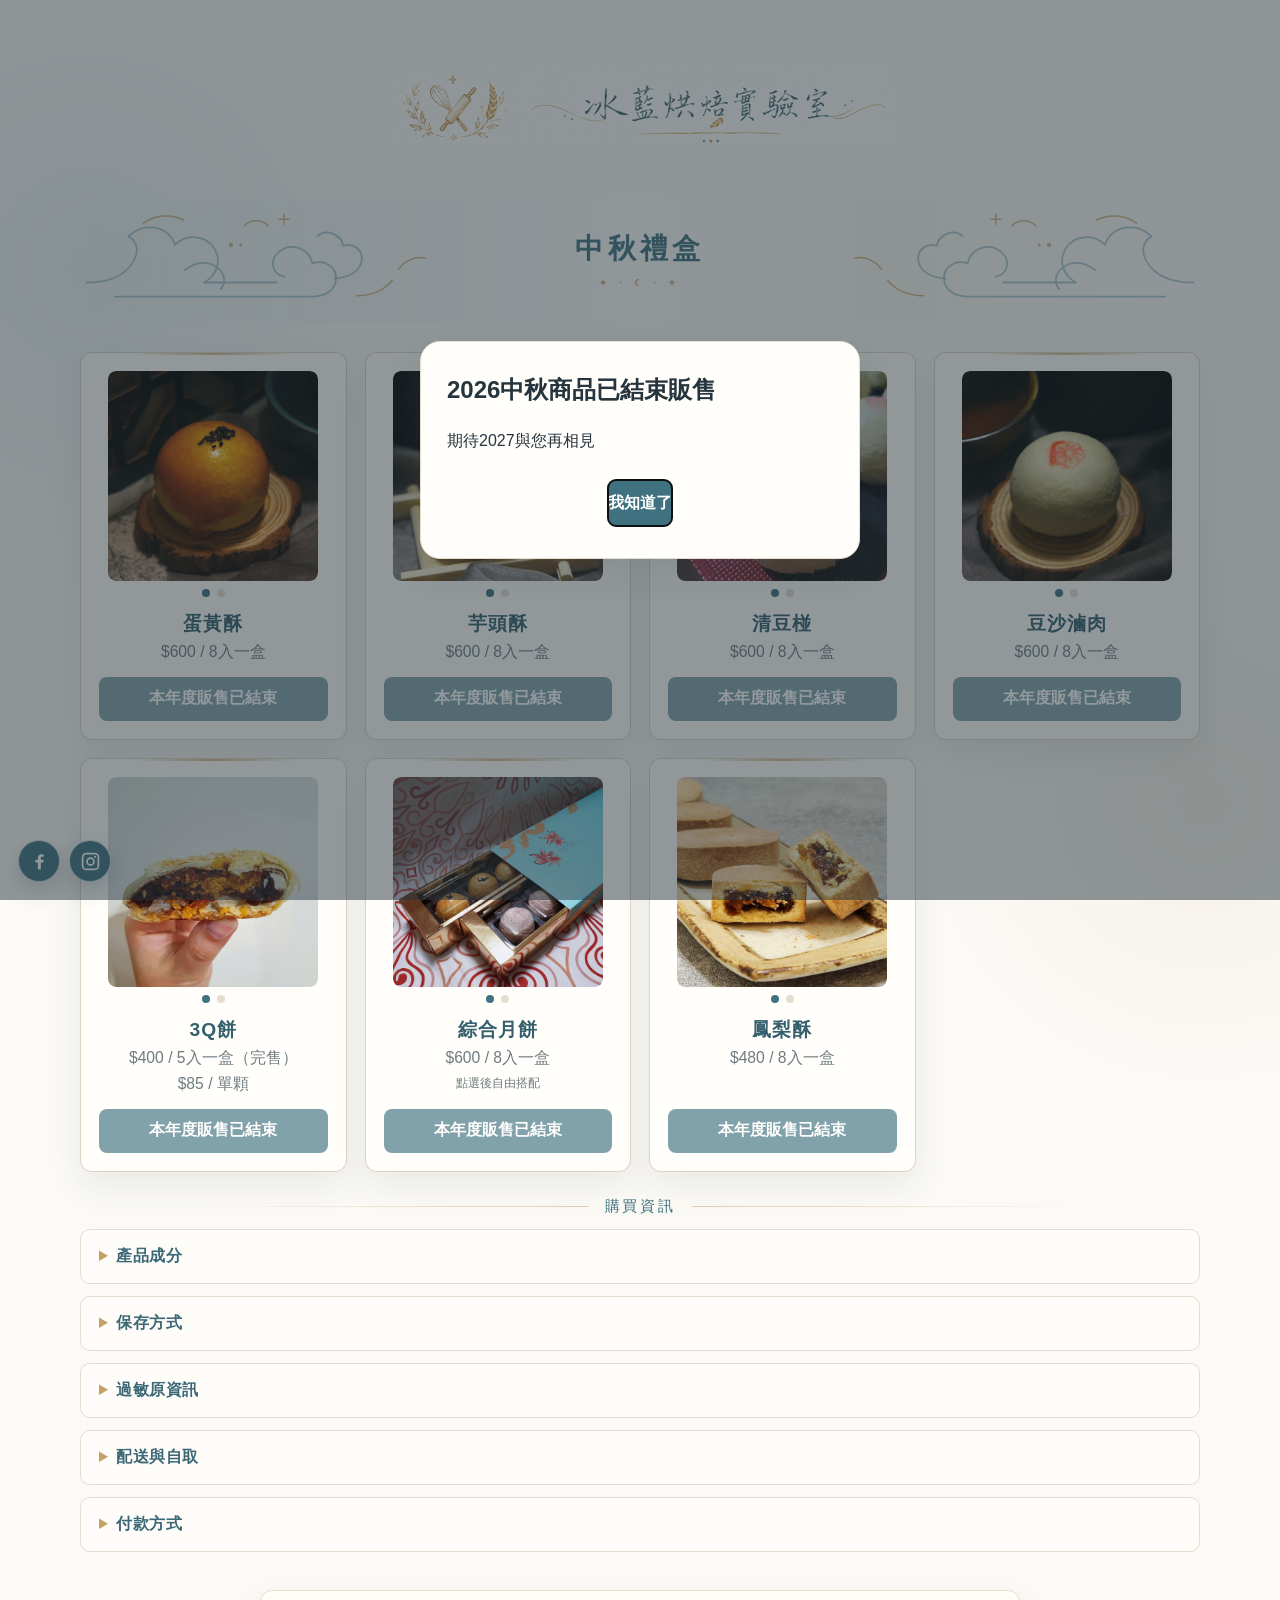
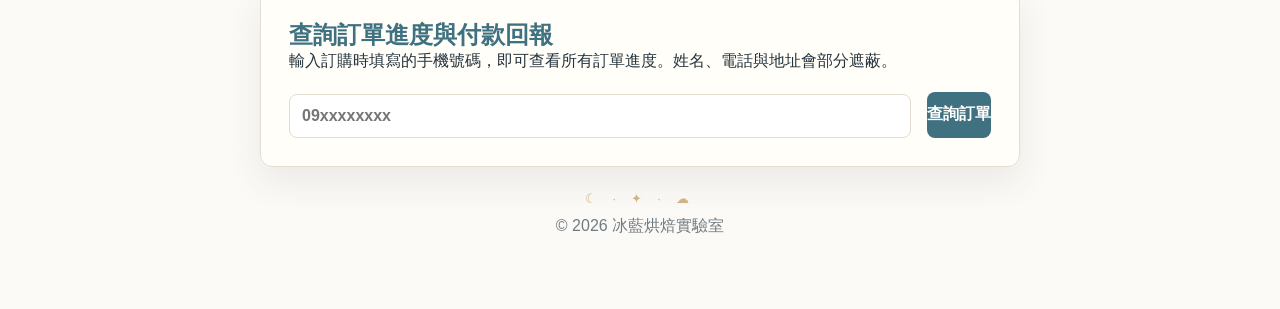
<file: index.html>
<!DOCTYPE html>
<html lang="zh-Hant">
<head>
    <meta charset="UTF-8">
    <meta name="viewport" content="width=device-width, initial-scale=1.0">
    <title>冰藍烘焙實驗室</title>
    <link rel="stylesheet" href="css/style.css?v=14">
</head>
<body>
    <header class="site-header">
        <img class="logo-banner" src="images/logobanner.png" alt="冰藍烘焙實驗室">
    </header>

    <main>
        <section class="hero">
            <h1>中秋禮盒</h1>
        </section>

<section class="products" aria-label="商品列表">
            <article class="product-card">
                <div class="product-gallery" data-carousel>
                    <div class="carousel-track">
                        <img src="images/egg-yolk.jpg" alt="蛋黃酥">
                        <img src="images/egg-yolk2.jpg" alt="蛋黃酥切面與細節">
                    </div>
                    <div class="carousel-dots" aria-label="蛋黃酥圖片選擇">
                        <button class="active" type="button" aria-label="查看第 1 張圖片"></button>
                        <button type="button" aria-label="查看第 2 張圖片"></button>
                    </div>
                </div>
                <div class="product-info">
                    <h2>蛋黃酥</h2>
                    <p>$600 / 8入一盒</p>
                </div>
                <button class="add-cart-btn" disabled data-name="蛋黃酥" data-price="600" data-unit="8入一盒">本年度販售已結束</button>
            </article>

            <article class="product-card">
                <div class="product-gallery" data-carousel>
                    <div class="carousel-track">
                        <img src="images/taro-pastry.jpg" alt="芋頭酥">
                        <img src="images/taro-pastry2.jpg" alt="芋頭酥切面與細節">
                    </div>
                    <div class="carousel-dots" aria-label="芋頭酥圖片選擇">
                        <button class="active" type="button" aria-label="查看第 1 張圖片"></button>
                        <button type="button" aria-label="查看第 2 張圖片"></button>
                    </div>
                </div>
                <div class="product-info">
                    <h2>芋頭酥</h2>
                    <p>$600 / 8入一盒</p>
                </div>
                <button class="add-cart-btn" disabled data-name="芋頭酥" data-price="600" data-unit="8入一盒">本年度販售已結束</button>
            </article>

            <article class="product-card">
                <div class="product-gallery" data-carousel>
                    <div class="carousel-track">
                        <img src="images/mung-bean.jpg" alt="清豆椪">
                        <img src="images/mung-bean2.jpg" alt="清豆椪切面與細節">
                    </div>
                    <div class="carousel-dots" aria-label="清豆椪圖片選擇">
                        <button class="active" type="button" aria-label="查看第 1 張圖片"></button>
                        <button type="button" aria-label="查看第 2 張圖片"></button>
                    </div>
                </div>
                <div class="product-info">
                    <h2>清豆椪</h2>
                    <p>$600 / 8入一盒</p>
                </div>
                <button class="add-cart-btn" disabled data-name="清豆椪" data-price="600" data-unit="8入一盒">本年度販售已結束</button>
            </article>

            <article class="product-card">
                <div class="product-gallery" data-carousel>
                    <div class="carousel-track">
                        <img src="images/pork-pastry.jpg" alt="豆沙滷肉">
                        <img src="images/pork-pastry2.jpg" alt="豆沙滷肉切面與細節">
                    </div>
                    <div class="carousel-dots" aria-label="豆沙滷肉圖片選擇">
                        <button class="active" type="button" aria-label="查看第 1 張圖片"></button>
                        <button type="button" aria-label="查看第 2 張圖片"></button>
                    </div>
                </div>
                <div class="product-info">
                    <h2>豆沙滷肉</h2>
                    <p>$600 / 8入一盒</p>
                </div>
                <button class="add-cart-btn" disabled data-name="豆沙滷肉" data-price="600" data-unit="8入一盒">本年度販售已結束</button>
            </article>

            <article class="product-card">
                <div class="product-gallery" data-carousel>
                    <div class="carousel-track">
                        <img src="images/3q-cake.jpg" alt="3Q餅">
                        <img src="images/3q-cake2.jpg" alt="3Q餅切面與細節">
                    </div>
                    <div class="carousel-dots" aria-label="3Q餅圖片選擇">
                        <button class="active" type="button" aria-label="查看第 1 張圖片"></button>
                        <button type="button" aria-label="查看第 2 張圖片"></button>
                    </div>
                </div>
                <div class="product-info">
                    <h2>3Q餅</h2>
                    <p>$400 / 5入一盒（完售）</p>
                    <p>$85 / 單顆</p>
                </div>
                <button class="add-cart-btn" disabled data-name="3Q餅" data-price="400" data-unit="5入一盒" data-variants="3q">本年度販售已結束</button>
            </article>

            <article class="product-card">
                <div class="product-gallery" data-carousel>
                    <div class="carousel-track">
                        <img src="images/halfhalfmixup.jpg" alt="綜合月餅">
                        <img src="images/halfhalfmixup2.jpg" alt="綜合月餅內容與細節">
                    </div>
                    <div class="carousel-dots" aria-label="綜合月餅圖片選擇">
                        <button class="active" type="button" aria-label="查看第 1 張圖片"></button>
                        <button type="button" aria-label="查看第 2 張圖片"></button>
                    </div>
                </div>
                <div class="product-info">
                    <h2>綜合月餅</h2>
                    <p>$600 / 8入一盒</p>
                    <p class="product-note">點選後自由搭配</p>
                </div>
                <button class="add-cart-btn" disabled data-name="綜合月餅" data-price="600" data-unit="8入一盒" data-mix="true">本年度販售已結束</button>
            </article>

            <article class="product-card">
                <div class="product-gallery" data-carousel>
                    <div class="carousel-track">
                        <img src="images/pineapple-cake.jpg" alt="鳳梨酥">
                        <img src="images/pineapple-cake2.jpg" alt="鳳梨酥切面與細節">
                    </div>
                    <div class="carousel-dots" aria-label="鳳梨酥圖片選擇">
                        <button class="active" type="button" aria-label="查看第 1 張圖片"></button>
                        <button type="button" aria-label="查看第 2 張圖片"></button>
                    </div>
                </div>
                <div class="product-info">
                    <h2>鳳梨酥</h2>
                    <p>$480 / 8入一盒</p>
                </div>
                <button class="add-cart-btn" disabled data-name="鳳梨酥" data-price="480" data-unit="8入一盒">本年度販售已結束</button>
            </article>
        </section>

        <section class="shop-notes" aria-label="購買資訊">
            <details>
                <summary>產品成分</summary>
                <div class="ingredient-list">
                    <section>
                        <h3>蛋黃酥 <span>奶蛋素</span></h3>
                        <p>麵粉、糖粉、發酵奶油、無水奶油、水、烏豆沙、鹹蛋黃、黑芝麻、鹽之花。</p>
                    </section>
                    <section>
                        <h3>芋頭酥 <span>奶蛋素</span></h3>
                        <p>麵粉、糖粉、發酵奶油、無水奶油、水、紫薯粉、芋頭餡、麻糬。</p>
                    </section>
                    <section>
                        <h3>清豆椪 <span>奶蛋素</span></h3>
                        <p>麵粉、糖粉、發酵奶油、無水奶油、水、綠豆沙。</p>
                    </section>
                    <section>
                        <h3>豆沙滷肉 <span class="meat-label">葷食</span></h3>
                        <p>麵粉、糖粉、發酵奶油、無水奶油、水、綠豆沙、豬肉、自製油蔥酥、白芝麻、白胡椒、醬油、糖。</p>
                    </section>
                    <section>
                        <h3>鳳梨酥 <span>奶蛋素</span></h3>
                        <p>麵粉、發酵奶油、杏仁粉、糖粉、蛋、鹽、土鳳梨餡。</p>
                    </section>
                </div>
                <ul class="product-reminders">
                    <li>所有產品皆含透明上蓋、封口套袋與脫氧劑。</li>
                    <li>脫氧劑不可食用，請放置於幼兒不可觸及的地方。</li>
                </ul>
            </details>

            <details>
                <summary>保存方式</summary>
                <ul>
                    <li>無添加防腐劑，開封後請盡速食用完畢。</li>
                    <li>最佳賞味期：常溫為製作日<strong>+ 3 天</strong>，冷藏為製作日<strong>+ 14 天</strong>，冷凍為製作日<strong>+ 30 天</strong>。</li>
                    <li>最佳賞味期不是保存期限。秋季天氣炎熱，收到月餅請務必低溫保存，避免變質。</li>
                </ul>
            </details>

            <details>
                <summary>過敏原資訊</summary>
                <p>本產品可能含有乳製品、麩質、杏仁。</p>
            </details>

            <details>
                <summary>配送與自取</summary>
                <ul>
                    <li>工作室自取：桃園市中壢區過嶺路二段192巷37弄19號</li>
                    <li class="warning-note">⚠️ 社區有門禁，請於 <a href="https://maps.app.goo.gl/pdcgVTCwLY1zM1H39" target="_blank" rel="noopener" aria-label="土地公門口 Google Map">🗺️</a> 土地公門口碰面交貨。</li>
                    <li>龍岡自取：桃園市中壢區龍岡路三段124巷59號。</li>
                    <li class="warning-note">⚠️ 自取需先聯繫預約取貨時間，避免該地點沒人在，空跑一趟。</li>
                    <li>貨運速度是出貨日加 1 至 2 天，物流現在不保證出貨隔日送達，宅配務必算好日期。</li>
                </ul>
            </details>

            <details>
                <summary>付款方式</summary>
                <ul>
                    <li>轉帳：中華郵政 700，帳號 0281201-0074101</li>
                    <li>轉帳：玉山銀行 808，帳號 1333-9791-82919</li>
                    <li>LinePay Money：<a href="https://line.me/ti/p/~silentnymph" target="_blank" rel="noopener">點擊加入帳號</a></li>
                </ul>
            </details>
        </section>

        <section class="order-status-card" aria-labelledby="order-status-title">
            <h2 id="order-status-title">查詢訂單進度與付款回報</h2>
            <p>輸入訂購時填寫的手機號碼，即可查看所有訂單進度。姓名、電話與地址會部分遮蔽。</p>
            <form id="order-lookup-form" class="order-lookup-form">
                <label>
                    <input id="lookup-phone" name="phone" type="tel" inputmode="numeric" pattern="09[0-9]{8}" maxlength="10" placeholder="09xxxxxxxx" autocomplete="tel" aria-label="手機號碼" required>
                </label>
                <button id="lookup-button" class="submit-button" type="submit">查詢訂單</button>
            </form>
            <p id="lookup-status" class="form-status" role="status"></p>

            <section id="order-result" class="order-result" hidden aria-live="polite">
                <div id="order-list"></div>
                <h3 id="selected-order-title">選取的訂單進度</h3>
                <dl>
                    <div><dt>付款狀態</dt><dd id="result-payment-status"></dd></div>
                    <div><dt>出貨狀態</dt><dd id="result-shipping-status"></dd></div>
                    <div><dt>預定出貨日期</dt><dd id="result-ship-date"></dd></div>
                    <div id="tracking-row"><dt>出貨單號</dt><dd id="result-tracking-number"></dd></div>
                </dl>

                <form id="payment-report-form" class="payment-report-form" hidden>
                    <h3>追加填寫付款資訊</h3>
                    <label>
                        付款方式
                        <select id="report-payment-method" name="paymentMethod" required>
                            <option value="">請選擇付款方式</option>
                            <option value="中華郵政轉帳">中華郵政轉帳</option>
                            <option value="玉山銀行轉帳">玉山銀行轉帳</option>
                            <option value="LINE Pay Money">LINE Pay Money</option>
                        </select>
                    </label>
                    <label id="bank-reference-field" hidden>
                        轉出帳號後五碼
                        <input id="report-bank-last-five" inputmode="numeric" pattern="[0-9]{5}" maxlength="5" placeholder="請輸入 5 碼">
                    </label>
                    <label id="linepay-reference-field" hidden>
                        LINE Pay 付款人名稱
                        <input id="report-linepay-name" maxlength="50" placeholder="付款畫面顯示的名稱">
                    </label>
                    <button id="payment-report-button" class="submit-button" type="submit">送出付款資訊</button>
                    <p id="payment-report-status" class="form-status" role="status"></p>
                </form>
            </section>
        </section>
    </main>

    <aside hidden class="cart-panel" aria-live="polite">
        <button class="cart-tab" type="button" aria-label="開關購物車">
            <span>購物車</span>
            <strong id="cart-count">0</strong>
        </button>
        <div class="cart-content">
            <h2>購物車</h2>
            <div id="cart-items" class="cart-items empty">尚未加入商品</div>
            <dl class="cart-summary">
                <div>
                    <dt>商品金額</dt>
                    <dd id="subtotal">$0</dd>
                </div>
                <div>
                    <dt>運費</dt>
                    <dd id="shipping">$0</dd>
                </div>
                <div class="total-row">
                    <dt>合計</dt>
                    <dd id="total">$0</dd>
                </div>
            </dl>
            <p id="free-shipping-note" class="shipping-note">宅配運費於結帳選擇宅配時計算。</p>
            <button id="checkout-button" class="checkout-button" type="button">開始結帳</button>
        </div>
    </aside>

    <div class="modal" id="quantity-modal" hidden>
        <div class="modal-backdrop" data-close-modal></div>
        <section class="modal-card" role="dialog" aria-modal="true" aria-labelledby="modal-title">
            <button class="modal-close" type="button" data-close-modal aria-label="關閉">x</button>
            <p class="modal-label">加入購物車</p>
            <h2 id="modal-title">商品名稱</h2>
            <p id="modal-price" class="modal-price">$0</p>
            <div id="variant-options" class="variant-options" hidden>
                <p>請選擇購買方式</p>
                <label class="sold-out">
                    <input type="radio" name="productVariant" value="box" disabled>
                    5入一盒｜$400（完售）
                </label>
                <label>
                    <input type="radio" name="productVariant" value="single" checked>
                    單顆｜$85
                </label>
            </div>
            <div id="mix-options" class="mix-options" hidden>
                <p>每盒請選兩組 4 入，或選餅香4溢組。</p>
                <label>
                    <input type="checkbox" name="mixOption" value="蛋黃酥4">
                    蛋黃酥4
                </label>
                <label>
                    <input type="checkbox" name="mixOption" value="芋頭酥4">
                    芋頭酥4
                </label>
                <label>
                    <input type="checkbox" name="mixOption" value="清豆椪4">
                    清豆椪4
                </label>
                <label>
                    <input type="checkbox" name="mixOption" value="豆沙滷肉4">
                    豆沙滷肉4
                </label>
                <label>
                    <input id="mix-preset" type="checkbox" name="mixPreset" value="餅香4溢組（四款各兩顆）">
                    餅香4溢組（四款各兩顆）
                </label>
                <span id="mix-message" class="mix-message"></span>
            </div>
            <div class="quantity-control">
                <button id="decrease-qty" type="button" aria-label="減少數量">-</button>
                <input id="quantity-input" type="number" min="1" value="1" inputmode="numeric">
                <button id="increase-qty" type="button" aria-label="增加數量">+</button>
            </div>
            <button id="confirm-add" class="confirm-add" type="button">本年度販售已結束</button>
        </section>
    </div>

    <nav class="social-links" aria-label="社群連結">
        <a href="https://www.facebook.com/labiceblue" target="_blank" rel="noopener noreferrer" aria-label="Facebook">
            <svg viewBox="0 0 24 24" aria-hidden="true">
                <path d="M13.5 21v-8h2.8l.4-3h-3.2V8.1c0-.9.3-1.5 1.6-1.5h1.7V3.9c-.3 0-1.3-.1-2.5-.1-2.5 0-4.2 1.5-4.2 4.3V10H7.3v3h2.8v8h3.4Z"/>
            </svg>
        </a>
        <a href="https://www.instagram.com/labiceblue/" target="_blank" rel="noopener noreferrer" aria-label="Instagram">
            <svg viewBox="0 0 24 24" aria-hidden="true">
                <path d="M7.2 2h9.6A5.2 5.2 0 0 1 22 7.2v9.6a5.2 5.2 0 0 1-5.2 5.2H7.2A5.2 5.2 0 0 1 2 16.8V7.2A5.2 5.2 0 0 1 7.2 2Zm-.2 2A3 3 0 0 0 4 7v10a3 3 0 0 0 3 3h10a3 3 0 0 0 3-3V7a3 3 0 0 0-3-3H7Zm10.3 1.5a1.2 1.2 0 1 1 0 2.4 1.2 1.2 0 0 1 0-2.4ZM12 7a5 5 0 1 1 0 10 5 5 0 0 1 0-10Zm0 2a3 3 0 1 0 0 6 3 3 0 0 0 0-6Z"/>
            </svg>
        </a>
    </nav>

    <footer>
        <p>© 2026 冰藍烘焙實驗室</p>
    </footer>

    <dialog id="ordering-notice" aria-labelledby="ordering-notice-title" aria-describedby="ordering-notice-message"><h2 id="ordering-notice-title">2026中秋商品已結束販售</h2><p id="ordering-notice-message">期待2027與您再相見</p><form method="dialog"><button class="submit-button" autofocus>我知道了</button></form></dialog><script src="js/ordering-notice.js?v=2"></script>
<script src="js/main.js?v=10"></script>
    <script src="js/order-status.js?v=3"></script>
</body>
</html>
</file>
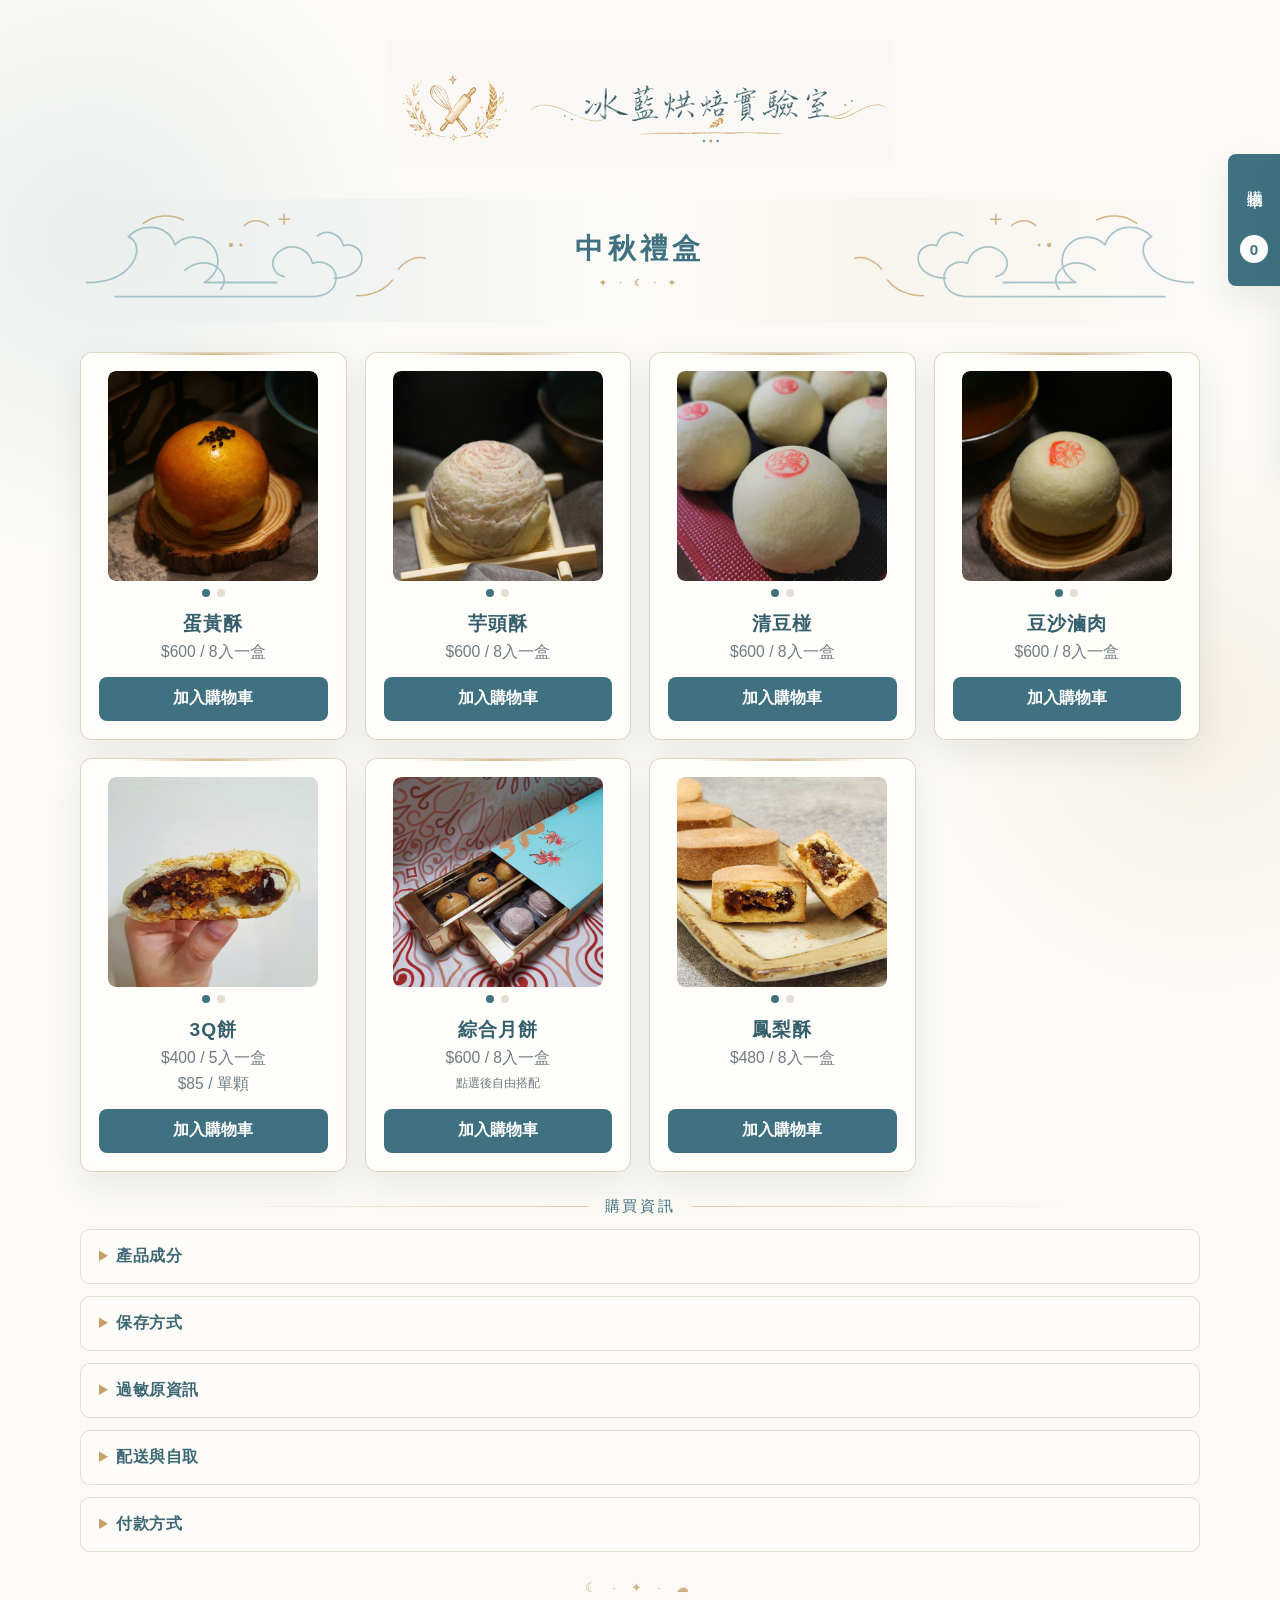
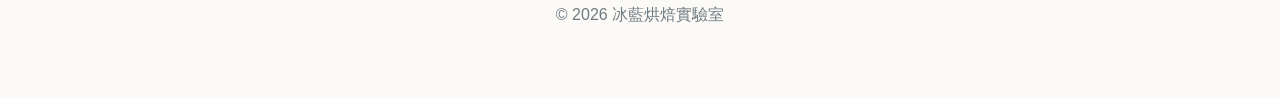
<file: images/index.html>
<!DOCTYPE html>
<html lang="zh-Hant">
<head>
    <meta charset="UTF-8">
    <meta name="viewport" content="width=device-width, initial-scale=1.0">
    <title>冰藍烘焙實驗室</title>
    <link rel="stylesheet" href="css/style.css?v=10">
</head>
<body>
    <header class="site-header">
        <img class="logo-banner" src="images/logobanner.png" alt="冰藍烘焙實驗室">
    </header>

    <main>
        <section class="hero">
            <h1>中秋禮盒</h1>
        </section>

        <section class="products" aria-label="商品列表">
            <article class="product-card">
                <div class="product-gallery" data-carousel>
                    <div class="carousel-track">
                        <img src="images/egg-yolk.jpg" alt="蛋黃酥">
                        <img src="images/egg-yolk2.jpg" alt="蛋黃酥切面與細節">
                    </div>
                    <div class="carousel-dots" aria-label="蛋黃酥圖片選擇">
                        <button class="active" type="button" aria-label="查看第 1 張圖片"></button>
                        <button type="button" aria-label="查看第 2 張圖片"></button>
                    </div>
                </div>
                <div class="product-info">
                    <h2>蛋黃酥</h2>
                    <p>$600 / 8入一盒</p>
                </div>
                <button class="add-cart-btn" data-name="蛋黃酥" data-price="600" data-unit="8入一盒">加入購物車</button>
            </article>

            <article class="product-card">
                <div class="product-gallery" data-carousel>
                    <div class="carousel-track">
                        <img src="images/taro-pastry.jpg" alt="芋頭酥">
                        <img src="images/taro-pastry2.jpg" alt="芋頭酥切面與細節">
                    </div>
                    <div class="carousel-dots" aria-label="芋頭酥圖片選擇">
                        <button class="active" type="button" aria-label="查看第 1 張圖片"></button>
                        <button type="button" aria-label="查看第 2 張圖片"></button>
                    </div>
                </div>
                <div class="product-info">
                    <h2>芋頭酥</h2>
                    <p>$600 / 8入一盒</p>
                </div>
                <button class="add-cart-btn" data-name="芋頭酥" data-price="600" data-unit="8入一盒">加入購物車</button>
            </article>

            <article class="product-card">
                <div class="product-gallery" data-carousel>
                    <div class="carousel-track">
                        <img src="images/mung-bean.jpg" alt="清豆椪">
                        <img src="images/mung-bean2.jpg" alt="清豆椪切面與細節">
                    </div>
                    <div class="carousel-dots" aria-label="清豆椪圖片選擇">
                        <button class="active" type="button" aria-label="查看第 1 張圖片"></button>
                        <button type="button" aria-label="查看第 2 張圖片"></button>
                    </div>
                </div>
                <div class="product-info">
                    <h2>清豆椪</h2>
                    <p>$600 / 8入一盒</p>
                </div>
                <button class="add-cart-btn" data-name="清豆椪" data-price="600" data-unit="8入一盒">加入購物車</button>
            </article>

            <article class="product-card">
                <div class="product-gallery" data-carousel>
                    <div class="carousel-track">
                        <img src="images/pork-pastry.jpg" alt="豆沙滷肉">
                        <img src="images/pork-pastry2.jpg" alt="豆沙滷肉切面與細節">
                    </div>
                    <div class="carousel-dots" aria-label="豆沙滷肉圖片選擇">
                        <button class="active" type="button" aria-label="查看第 1 張圖片"></button>
                        <button type="button" aria-label="查看第 2 張圖片"></button>
                    </div>
                </div>
                <div class="product-info">
                    <h2>豆沙滷肉</h2>
                    <p>$600 / 8入一盒</p>
                </div>
                <button class="add-cart-btn" data-name="豆沙滷肉" data-price="600" data-unit="8入一盒">加入購物車</button>
            </article>

            <article class="product-card">
                <div class="product-gallery" data-carousel>
                    <div class="carousel-track">
                        <img src="images/3q-cake.jpg" alt="3Q餅">
                        <img src="images/3q-cake2.jpg" alt="3Q餅切面與細節">
                    </div>
                    <div class="carousel-dots" aria-label="3Q餅圖片選擇">
                        <button class="active" type="button" aria-label="查看第 1 張圖片"></button>
                        <button type="button" aria-label="查看第 2 張圖片"></button>
                    </div>
                </div>
                <div class="product-info">
                    <h2>3Q餅</h2>
                    <p>$400 / 5入一盒</p>
                    <p>$85 / 單顆</p>
                </div>
                <button class="add-cart-btn" data-name="3Q餅" data-price="400" data-unit="5入一盒" data-variants="3q">加入購物車</button>
            </article>

            <article class="product-card">
                <div class="product-gallery" data-carousel>
                    <div class="carousel-track">
                        <img src="images/halfhalfmixup.jpg" alt="綜合月餅">
                        <img src="images/halfhalfmixup2.jpg" alt="綜合月餅內容與細節">
                    </div>
                    <div class="carousel-dots" aria-label="綜合月餅圖片選擇">
                        <button class="active" type="button" aria-label="查看第 1 張圖片"></button>
                        <button type="button" aria-label="查看第 2 張圖片"></button>
                    </div>
                </div>
                <div class="product-info">
                    <h2>綜合月餅</h2>
                    <p>$600 / 8入一盒</p>
                    <p class="product-note">點選後自由搭配</p>
                </div>
                <button class="add-cart-btn" data-name="綜合月餅" data-price="600" data-unit="8入一盒" data-mix="true">加入購物車</button>
            </article>

            <article class="product-card">
                <div class="product-gallery" data-carousel>
                    <div class="carousel-track">
                        <img src="images/pineapple-cake.jpg" alt="鳳梨酥">
                        <img src="images/pineapple-cake2.jpg" alt="鳳梨酥切面與細節">
                    </div>
                    <div class="carousel-dots" aria-label="鳳梨酥圖片選擇">
                        <button class="active" type="button" aria-label="查看第 1 張圖片"></button>
                        <button type="button" aria-label="查看第 2 張圖片"></button>
                    </div>
                </div>
                <div class="product-info">
                    <h2>鳳梨酥</h2>
                    <p>$480 / 8入一盒</p>
                </div>
                <button class="add-cart-btn" data-name="鳳梨酥" data-price="480" data-unit="8入一盒">加入購物車</button>
            </article>
        </section>

        <section class="shop-notes" aria-label="購買資訊">
            <details>
                <summary>產品成分</summary>
                <div class="ingredient-list">
                    <section>
                        <h3>蛋黃酥 <span>奶蛋素</span></h3>
                        <p>麵粉、糖粉、發酵奶油、無水奶油、水、烏豆沙、鹹蛋黃、黑芝麻、鹽之花。</p>
                    </section>
                    <section>
                        <h3>芋頭酥 <span>奶蛋素</span></h3>
                        <p>麵粉、糖粉、發酵奶油、無水奶油、水、紫薯粉、芋頭餡、麻糬。</p>
                    </section>
                    <section>
                        <h3>清豆椪 <span>奶蛋素</span></h3>
                        <p>麵粉、糖粉、發酵奶油、無水奶油、水、綠豆沙。</p>
                    </section>
                    <section>
                        <h3>豆沙滷肉 <span class="meat-label">葷食</span></h3>
                        <p>麵粉、糖粉、發酵奶油、無水奶油、水、綠豆沙、豬肉、自製油蔥酥、白芝麻、白胡椒、醬油、糖。</p>
                    </section>
                    <section>
                        <h3>3Q餅 <span class="meat-label">葷食</span></h3>
                        <p>麵粉、糖粉、發酵奶油、無水奶油、水、烏豆沙、麻糬、肉脯、鹹蛋黃、白芝麻。</p>
                    </section>
                    <section>
                        <h3>鳳梨酥 <span>奶蛋素</span></h3>
                        <p>麵粉、發酵奶油、杏仁粉、糖粉、蛋、鹽、土鳳梨餡。</p>
                    </section>
                </div>
                <ul class="product-reminders">
                    <li>所有產品皆含透明上蓋、封口套袋與脫氧劑。</li>
                    <li>脫氧劑不可食用，請放置於幼兒不可觸及的地方。</li>
                </ul>
            </details>

            <details>
                <summary>保存方式</summary>
                <ul>
                    <li>無添加防腐劑，開封後請盡速食用完畢。</li>
                    <li>最佳賞味期：常溫為製作日<strong>+ 3 天</strong>，冷藏為製作日<strong>+ 14 天</strong>，冷凍為製作日<strong>+ 30 天</strong>。</li>
                    <li>最佳賞味期不是保存期限。秋季天氣炎熱，收到月餅請務必低溫保存，避免變質。</li>
                </ul>
            </details>

            <details>
                <summary>過敏原資訊</summary>
                <p>本產品可能含有乳製品、麩質、杏仁。</p>
            </details>

            <details>
                <summary>配送與自取</summary>
                <ul>
                    <li>工作室自取：桃園市中壢區過嶺路二段192巷37弄19號</li>
                    <li class="warning-note">⚠️ 社區有門禁，請於 <a href="https://maps.app.goo.gl/pdcgVTCwLY1zM1H39" target="_blank" rel="noopener" aria-label="土地公門口 Google Map">🗺️</a> 土地公門口碰面交貨。</li>
                    <li>龍岡自取：桃園市中壢區龍岡路三段124巷59號。</li>
                    <li class="warning-note">⚠️ 自取需先聯繫預約取貨時間，避免該地點沒人在，空跑一趟。</li>
                    <li>貨運速度是出貨日加 1 至 2 天，物流現在不保證出貨隔日送達，宅配務必算好日期。</li>
                </ul>
            </details>

            <details>
                <summary>付款方式</summary>
                <ul>
                    <li>轉帳：中華郵政 700，帳號 0281201-0074101</li>
                    <li>轉帳：玉山銀行 808，帳號 1333-9791-82919</li>
                    <li>LinePay Money：<a href="https://line.me/ti/p/~sientnymph" target="_blank" rel="noopener">點擊加入帳號</a></li>
                </ul>
            </details>
        </section>
    </main>

    <aside class="cart-panel" aria-live="polite">
        <button class="cart-tab" type="button" aria-label="開關購物車">
            <span>購物車</span>
            <strong id="cart-count">0</strong>
        </button>
        <div class="cart-content">
            <h2>購物車</h2>
            <div id="cart-items" class="cart-items empty">尚未加入商品</div>
            <dl class="cart-summary">
                <div>
                    <dt>商品金額</dt>
                    <dd id="subtotal">$0</dd>
                </div>
                <div>
                    <dt>運費</dt>
                    <dd id="shipping">$0</dd>
                </div>
                <div class="total-row">
                    <dt>合計</dt>
                    <dd id="total">$0</dd>
                </div>
            </dl>
            <p id="free-shipping-note" class="shipping-note">宅配運費於結帳選擇宅配時計算。</p>
            <button id="checkout-button" class="checkout-button" type="button">開始結帳</button>
        </div>
    </aside>

    <div class="modal" id="quantity-modal" hidden>
        <div class="modal-backdrop" data-close-modal></div>
        <section class="modal-card" role="dialog" aria-modal="true" aria-labelledby="modal-title">
            <button class="modal-close" type="button" data-close-modal aria-label="關閉">x</button>
            <p class="modal-label">加入購物車</p>
            <h2 id="modal-title">商品名稱</h2>
            <p id="modal-price" class="modal-price">$0</p>
            <div id="variant-options" class="variant-options" hidden>
                <p>請選擇購買方式</p>
                <label>
                    <input type="radio" name="productVariant" value="box" checked>
                    5入一盒｜$400
                </label>
                <label>
                    <input type="radio" name="productVariant" value="single">
                    單顆｜$85
                </label>
            </div>
            <div id="mix-options" class="mix-options" hidden>
                <p>每盒請選兩組 4 入，或選餅香4溢組。</p>
                <label>
                    <input type="checkbox" name="mixOption" value="蛋黃酥4">
                    蛋黃酥4
                </label>
                <label>
                    <input type="checkbox" name="mixOption" value="芋頭酥4">
                    芋頭酥4
                </label>
                <label>
                    <input type="checkbox" name="mixOption" value="清豆椪4">
                    清豆椪4
                </label>
                <label>
                    <input type="checkbox" name="mixOption" value="豆沙滷肉4">
                    豆沙滷肉4
                </label>
                <label>
                    <input id="mix-preset" type="checkbox" name="mixPreset" value="餅香4溢組（四款各兩顆）">
                    餅香4溢組（四款各兩顆）
                </label>
                <span id="mix-message" class="mix-message"></span>
            </div>
            <div class="quantity-control">
                <button id="decrease-qty" type="button" aria-label="減少數量">-</button>
                <input id="quantity-input" type="number" min="1" value="1" inputmode="numeric">
                <button id="increase-qty" type="button" aria-label="增加數量">+</button>
            </div>
            <button id="confirm-add" class="confirm-add" type="button">加入購物車</button>
        </section>
    </div>

    <footer>
        <p>© 2026 冰藍烘焙實驗室</p>
    </footer>

    <script src="js/main.js?v=8"></script>
</body>
</html>
</file>
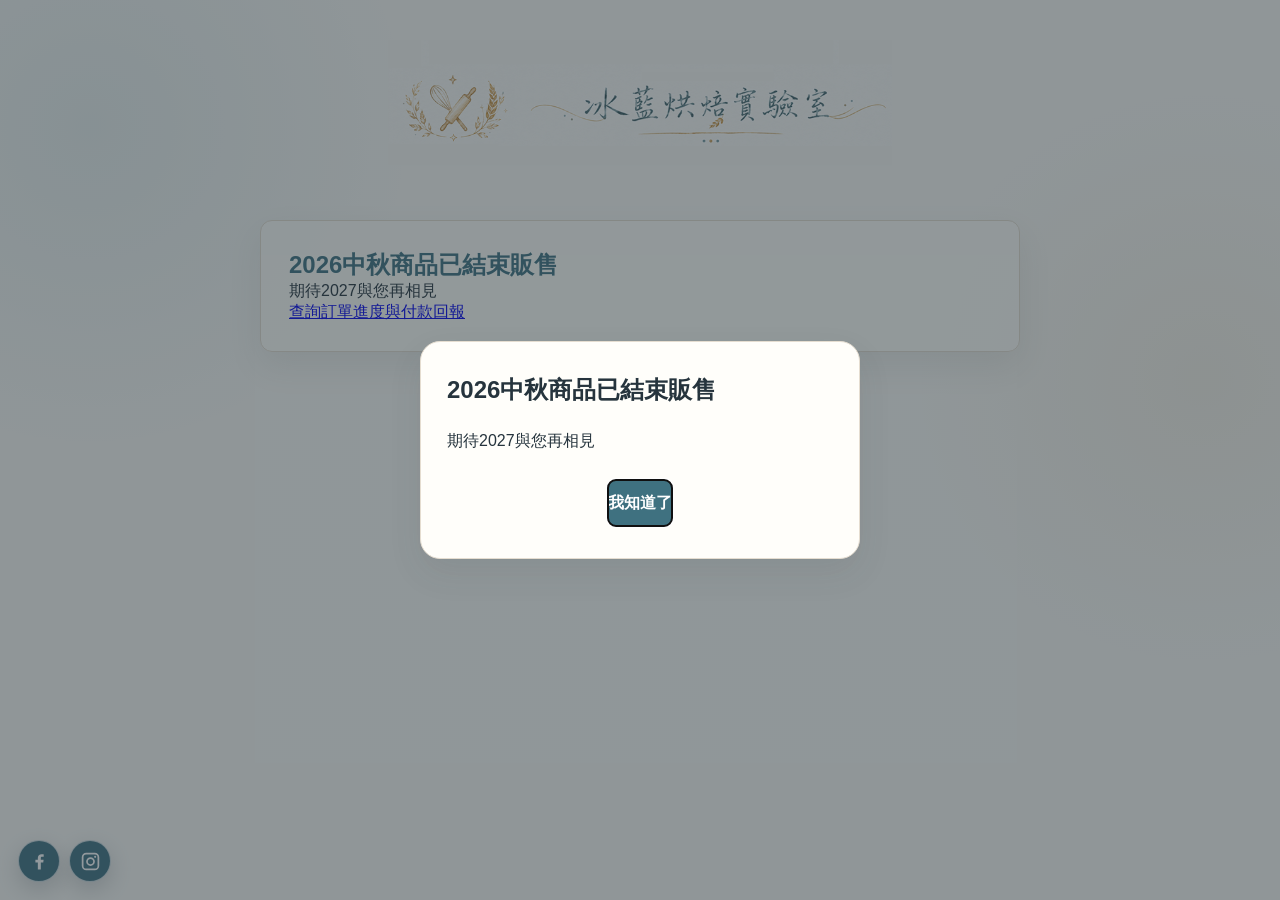
<file: checkout.html>
<!DOCTYPE html>
<html lang="zh-Hant">
<head>
    <meta charset="UTF-8">
    <meta name="viewport" content="width=device-width, initial-scale=1.0">
    <title>結帳 - 冰藍烘焙實驗室</title>
    <link rel="stylesheet" href="css/style.css?v=15">
</head>
<body>
    <header class="site-header">
        <img class="logo-banner" src="images/logobanner.png" alt="冰藍烘焙實驗室">
    </header>

    <main><section class="order-status-card"><h2>2026中秋商品已結束販售</h2><p>期待2027與您再相見</p><a href="index.html#order-status-title">查詢訂單進度與付款回報</a></section></main>

    <nav class="social-links" aria-label="社群連結">
        <a href="https://www.facebook.com/labiceblue" target="_blank" rel="noopener noreferrer" aria-label="Facebook">
            <svg viewBox="0 0 24 24" aria-hidden="true">
                <path d="M13.5 21v-8h2.8l.4-3h-3.2V8.1c0-.9.3-1.5 1.6-1.5h1.7V3.9c-.3 0-1.3-.1-2.5-.1-2.5 0-4.2 1.5-4.2 4.3V10H7.3v3h2.8v8h3.4Z"/>
            </svg>
        </a>
        <a href="https://www.instagram.com/labiceblue/" target="_blank" rel="noopener noreferrer" aria-label="Instagram">
            <svg viewBox="0 0 24 24" aria-hidden="true">
                <path d="M7.2 2h9.6A5.2 5.2 0 0 1 22 7.2v9.6a5.2 5.2 0 0 1-5.2 5.2H7.2A5.2 5.2 0 0 1 2 16.8V7.2A5.2 5.2 0 0 1 7.2 2Zm-.2 2A3 3 0 0 0 4 7v10a3 3 0 0 0 3 3h10a3 3 0 0 0 3-3V7a3 3 0 0 0-3-3H7Zm10.3 1.5a1.2 1.2 0 1 1 0 2.4 1.2 1.2 0 0 1 0-2.4ZM12 7a5 5 0 1 1 0 10 5 5 0 0 1 0-10Zm0 2a3 3 0 1 0 0 6 3 3 0 0 0 0-6Z"/>
            </svg>
        </a>
    </nav>

    <footer>
        <p>© 2026 冰藍烘焙實驗室</p>
    </footer>

    <dialog id="ordering-notice" aria-labelledby="ordering-notice-title" aria-describedby="ordering-notice-message"><h2 id="ordering-notice-title">2026中秋商品已結束販售</h2><p id="ordering-notice-message">期待2027與您再相見</p><form method="dialog"><button class="submit-button" autofocus>我知道了</button></form></dialog><script src="js/ordering-notice.js?v=1"></script>
</body>
</html>
</file>
<file: css/style.css>
* {
    box-sizing: border-box;
    margin: 0;
    padding: 0;
}

:root {
    --bg: #fbf9f6;
    --paper: #ffffff;
    --ink: #26343d;
    --muted: #6f7b82;
    --line: #e7ded4;
    --accent: #7aa8bd;
    --accent-dark: #3d7189;
    --warm: #c9885c;
    --shadow: 0 14px 34px rgba(61, 49, 38, .1);
}

body {
    min-height: 100vh;
    color: var(--ink);
    font-family: "Noto Sans TC", "Microsoft JhengHei", sans-serif;
    background: var(--bg);
    padding: 28px 18px 72px;
}

button,
input,
textarea {
    font: inherit;
}

button {
    cursor: pointer;
}

.site-header {
    display: flex;
    justify-content: center;
    margin: 0 auto 28px;
}

.logo-banner {
    width: min(504px, 96vw);
    height: auto;
    display: block;
}

main {
    width: min(1120px, 100%);
    margin: 0 auto;
}

.hero {
    text-align: center;
    margin-bottom: 28px;
}

.hero h1 {
    color: var(--accent-dark);
    font-size: 1.75rem;
    line-height: 1.25;
    letter-spacing: 0;
}

.products {
    display: grid;
    grid-template-columns: repeat(auto-fit, minmax(220px, 1fr));
    gap: 18px;
}

.product-card {
    min-height: 340px;
    display: flex;
    flex-direction: column;
    align-items: center;
    gap: 14px;
    background: var(--paper);
    border: 1px solid rgba(231, 222, 212, .85);
    border-radius: 8px;
    box-shadow: var(--shadow);
    padding: 18px;
    text-align: center;
}

.product-card img {
    width: 100%;
    max-width: 210px;
    aspect-ratio: 1 / 1;
    object-fit: cover;
    border-radius: 8px;
}

.product-gallery {
    width: 100%;
    max-width: 210px;
    display: grid;
    gap: 8px;
}

.carousel-track {
    display: flex;
    overflow-x: auto;
    scroll-snap-type: x mandatory;
    scroll-behavior: smooth;
    scrollbar-width: none;
    border-radius: 8px;
}

.carousel-track::-webkit-scrollbar {
    display: none;
}

.carousel-track img {
    max-width: none;
    flex: 0 0 100%;
    scroll-snap-align: start;
}

.carousel-dots {
    display: flex;
    justify-content: center;
    gap: 7px;
}

.carousel-dots button {
    width: 8px;
    height: 8px;
    border: 0;
    border-radius: 50%;
    background: var(--line);
    padding: 0;
}

.carousel-dots button.active {
    background: var(--accent-dark);
}

.product-info {
    display: grid;
    gap: 5px;
}

.product-info h2 {
    font-size: 1.2rem;
}

.product-info p {
    color: var(--muted);
    font-size: .98rem;
}

.product-info .product-note {
    max-width: 19em;
    font-size: .78rem;
    line-height: 1.45;
}

.add-cart-btn,
.confirm-add {
    width: 100%;
    min-height: 44px;
    border: 0;
    border-radius: 8px;
    color: #fff;
    background: var(--accent-dark);
    font-weight: 700;
    transition: transform .18s ease, background .18s ease;
}

.add-cart-btn {
    margin-top: auto;
}

.add-cart-btn:hover,
.confirm-add:hover {
    background: #2f6076;
    transform: translateY(-1px);
}

.shop-notes {
    display: grid;
    gap: 12px;
    margin: 28px 0;
}

details {
    background: rgba(255, 255, 255, .72);
    border: 1px solid var(--line);
    border-radius: 8px;
    padding: 16px 18px;
}

summary {
    cursor: pointer;
    font-weight: 700;
}

details p {
    color: var(--muted);
    line-height: 1.7;
    margin-top: 10px;
}

details ul {
    color: var(--muted);
    line-height: 1.75;
    margin: 10px 0 0 1.1em;
}

details li.warning-note {
    list-style: none;
}

details a {
    color: var(--accent-dark);
    font-weight: 700;
}

.ingredient-list {
    display: grid;
    gap: 14px;
    margin-top: 14px;
}

.ingredient-list section {
    border-bottom: 1px solid var(--line);
    padding-bottom: 12px;
}

.ingredient-list h3 {
    display: flex;
    align-items: center;
    gap: 8px;
    font-size: 1rem;
}

.ingredient-list h3 span {
    color: var(--accent-dark);
    background: #eaf3f6;
    border-radius: 4px;
    padding: 2px 7px;
    font-size: .78rem;
}

.ingredient-list h3 .meat-label {
    color: #8a4537;
    background: #f8e9e4;
}

.ingredient-list p {
    margin-top: 6px;
}

.product-reminders {
    margin-top: 14px;
}

.cart-panel {
    position: fixed;
    top: 154px;
    right: 0;
    z-index: 20;
    display: flex;
    align-items: flex-start;
    transition: transform .25s ease;
}

.cart-panel.collapsed {
    transform: translateX(calc(100% - 52px));
}

.cart-tab {
    width: 52px;
    min-height: 132px;
    display: grid;
    place-items: center;
    gap: 8px;
    border: 0;
    border-radius: 8px 0 0 8px;
    color: #fff;
    background: #8f6344;
    box-shadow: var(--shadow);
    transition: background .18s ease;
}

.cart-tab:hover {
    background: #744c32;
}

.cart-tab span {
    writing-mode: vertical-rl;
    letter-spacing: .1em;
}

.cart-tab strong {
    min-width: 28px;
    min-height: 28px;
    display: grid;
    place-items: center;
    border-radius: 999px;
    color: #744c32;
    background: #fff;
    font-size: .95rem;
}

.cart-content {
    width: min(320px, calc(100vw - 64px));
    max-height: calc(100vh - 190px);
    overflow: auto;
    background: var(--paper);
    border: 1px solid var(--line);
    border-right: 0;
    border-radius: 8px 0 0 8px;
    box-shadow: var(--shadow);
    padding: 18px;
}

.cart-content h2 {
    font-size: 1.25rem;
    margin-bottom: 14px;
}

.cart-items {
    display: grid;
    gap: 10px;
    padding-bottom: 14px;
    border-bottom: 1px solid var(--line);
}

.cart-items.empty {
    color: var(--muted);
    font-size: .95rem;
}

.cart-item {
    display: grid;
    grid-template-columns: 1fr auto;
    gap: 4px 10px;
    align-items: center;
}

.cart-item h3 {
    font-size: .98rem;
}

.cart-item p,
.cart-item span {
    color: var(--muted);
    font-size: .9rem;
}

.cart-item-controls {
    display: grid;
    grid-template-columns: 28px 30px 28px;
    gap: 4px;
    align-items: center;
}

.cart-item-controls button {
    width: 28px;
    height: 28px;
    border: 1px solid var(--line);
    border-radius: 6px;
    color: var(--accent-dark);
    background: #fff;
    font-weight: 800;
}

.cart-item-controls span {
    text-align: center;
    font-weight: 700;
}

.cart-item-total {
    justify-self: end;
    font-weight: 700;
}

.remove-item {
    grid-row: span 2;
    width: 34px;
    height: 34px;
    border: 1px solid var(--line);
    border-radius: 8px;
    color: var(--muted);
    background: #fff;
}

.cart-summary {
    display: grid;
    gap: 9px;
    margin-top: 14px;
}

.cart-summary div {
    display: flex;
    justify-content: space-between;
    gap: 16px;
}

.cart-summary dt {
    color: var(--muted);
}

.cart-summary dd {
    font-weight: 700;
}

.total-row {
    border-top: 1px solid var(--line);
    padding-top: 10px;
}

.shipping-note {
    color: var(--warm);
    font-weight: 700;
    line-height: 1.5;
    margin-top: 14px;
}

.checkout-button {
    width: 100%;
    min-height: 44px;
    border: 0;
    border-radius: 8px;
    color: #fff;
    background: var(--warm);
    font-weight: 700;
    margin-top: 14px;
}

.checkout-button:disabled {
    cursor: not-allowed;
    opacity: .55;
}

.modal[hidden] {
    display: none;
}

.modal {
    position: fixed;
    inset: 0;
    z-index: 40;
    display: grid;
    place-items: center;
    padding: 18px;
}

.modal-backdrop {
    position: absolute;
    inset: 0;
    background: rgba(38, 52, 61, .42);
}

.modal-card {
    position: relative;
    width: min(380px, 100%);
    display: grid;
    gap: 16px;
    background: var(--paper);
    border-radius: 8px;
    box-shadow: 0 24px 70px rgba(38, 52, 61, .22);
    padding: 26px;
}

.modal-close {
    position: absolute;
    top: 12px;
    right: 12px;
    width: 34px;
    height: 34px;
    border: 1px solid var(--line);
    border-radius: 8px;
    color: var(--muted);
    background: #fff;
}

.modal-label {
    color: var(--accent-dark);
    font-weight: 700;
}

.modal-card h2 {
    font-size: 1.6rem;
}

.modal-price {
    color: var(--muted);
}

.variant-options,
.mix-options {
    display: grid;
    gap: 9px;
}

.variant-options[hidden],
.mix-options[hidden] {
    display: none;
}

.variant-options p,
.mix-options p,
.mix-message {
    color: var(--muted);
    font-size: .9rem;
    line-height: 1.5;
}

.variant-options label,
.mix-options label {
    display: flex;
    align-items: center;
    gap: 8px;
    border: 1px solid var(--line);
    border-radius: 8px;
    background: rgba(255, 255, 255, .76);
    padding: 10px 12px;
    font-weight: 700;
}

.variant-options label.sold-out {
    color: var(--muted);
    background: #eee;
    cursor: not-allowed;
}

.variant-options input,
.mix-options input {
    width: auto;
}

.mix-message {
    color: var(--warm);
    font-weight: 700;
}

.quantity-control {
    display: grid;
    grid-template-columns: 44px 1fr 44px;
    gap: 8px;
}

.quantity-control button,
.quantity-control input {
    height: 46px;
    border: 1px solid var(--line);
    border-radius: 8px;
    background: #fff;
    text-align: center;
}

.quantity-control button {
    color: var(--accent-dark);
    font-weight: 800;
}

footer {
    color: var(--muted);
    text-align: center;
    margin-top: 24px;
}

.social-links {
    position: fixed;
    left: 18px;
    bottom: 18px;
    z-index: 15;
    display: flex;
    gap: 9px;
}

.social-links a {
    width: 42px;
    height: 42px;
    display: grid;
    place-items: center;
    color: #fff;
    background: #3f7180;
    border: 1px solid rgba(255, 255, 255, .72);
    border-radius: 50%;
    box-shadow: 0 8px 22px rgba(38, 52, 61, .2);
    transition: transform .18s ease, background .18s ease;
}

.social-links a:hover {
    background: #315d6b;
    transform: translateY(-2px);
}

.social-links a:focus-visible {
    outline: 3px solid rgba(198, 160, 102, .65);
    outline-offset: 2px;
}

.social-links svg {
    width: 21px;
    height: 21px;
    fill: currentColor;
}

.checkout-layout {
    display: grid;
    grid-template-columns: minmax(0, 1.2fr) minmax(280px, .8fr);
    gap: 22px;
    align-items: start;
}

.checkout-card,
.order-card {
    background: var(--paper);
    border: 1px solid var(--line);
    border-radius: 8px;
    box-shadow: var(--shadow);
    padding: 20px;
}

.checkout-form {
    display: grid;
    gap: 16px;
}

.form-row,
.form-group {
    display: grid;
    gap: 7px;
}

fieldset.form-group {
    border: 0;
    padding: 0;
    margin: 0;
}

.form-row {
    grid-template-columns: repeat(2, minmax(0, 1fr));
    gap: 14px;
}

.checkout-form label,
.fieldset-label {
    font-weight: 700;
}

.hint {
    color: var(--muted);
    font-size: .9rem;
    line-height: 1.5;
}

.checkout-form input,
.checkout-form select,
.checkout-form textarea {
    width: 100%;
    border: 1px solid var(--line);
    border-radius: 8px;
    background: #fff;
    padding: 12px;
}

.checkout-form textarea {
    min-height: 96px;
    resize: vertical;
}

.option-grid {
    display: grid;
    grid-template-columns: repeat(2, minmax(0, 1fr));
    gap: 10px;
}

.option-pill {
    display: flex;
    align-items: center;
    gap: 8px;
    border: 1px solid var(--line);
    border-radius: 8px;
    background: rgba(255, 255, 255, .76);
    padding: 12px;
}

.option-pill input {
    width: auto;
}

.form-actions {
    display: grid;
    grid-template-columns: repeat(2, minmax(0, 1fr));
    gap: 12px;
    margin-top: 8px;
}

.secondary-button,
.submit-button {
    min-height: 46px;
    border-radius: 8px;
    font-weight: 700;
}

.secondary-button {
    display: grid;
    place-items: center;
    color: var(--accent-dark);
    background: #fff;
    border: 1px solid var(--accent);
    text-decoration: none;
}

.submit-button {
    color: #fff;
    background: var(--accent-dark);
    border: 0;
}

.submit-button:disabled {
    cursor: not-allowed;
    opacity: .65;
}

.order-card h2 {
    font-size: 1.25rem;
    margin-bottom: 14px;
}

.order-list {
    display: grid;
    gap: 10px;
    border-bottom: 1px solid var(--line);
    padding-bottom: 14px;
}

.order-line {
    display: grid;
    gap: 3px;
}

.order-line strong {
    font-size: .98rem;
}

.order-line span {
    color: var(--muted);
    font-size: .9rem;
}

.order-message {
    color: var(--muted);
    line-height: 1.6;
}

.form-status {
    color: var(--warm);
    font-weight: 700;
    line-height: 1.5;
}

.order-sidebar {
    display: grid;
    gap: 16px;
}

.payment-card {
    background: rgba(255, 254, 250, .86);
    border: 1px solid var(--line);
    border-radius: 10px;
    box-shadow: var(--shadow);
    padding: 20px;
}

.payment-card h2 {
    color: var(--accent-dark);
    font-size: 1.15rem;
    margin-bottom: 12px;
}

.payment-card h3 {
    font-size: .98rem;
    margin-bottom: 4px;
}

.payment-card p {
    color: var(--muted);
    font-size: .9rem;
    line-height: 1.65;
}

.payment-card a {
    color: var(--accent-dark);
    font-weight: 700;
}

.payment-method-info {
    border-top: 1px solid var(--line);
    padding-top: 12px;
    margin-top: 12px;
}

.payment-report-fields {
    display: grid;
    gap: 8px;
}

.payment-report-fields[hidden] {
    display: none;
}

@media (max-width: 720px) {
    body {
        padding-inline: 10px;
    }

    .products {
        grid-template-columns: repeat(2, minmax(0, 1fr));
        gap: 10px;
    }

    .product-card {
        min-height: auto;
        gap: 9px;
        padding: 10px;
    }

    .product-card img {
        max-width: none;
    }

    .product-gallery {
        max-width: none;
    }

    .hero h1 {
        font-size: 1.3rem;
    }

    .product-info h2 {
        font-size: 1rem;
    }

    .product-info p {
        font-size: .86rem;
    }

    .add-cart-btn {
        min-height: 40px;
        font-size: .9rem;
    }

    .cart-panel {
        top: auto;
        bottom: 18px;
    }

    .cart-content {
        max-height: 68vh;
    }

    .social-links {
        left: 10px;
        bottom: 18px;
        gap: 7px;
    }

    .social-links a {
        width: 40px;
        height: 40px;
    }

    .checkout-layout,
    .form-row,
    .form-actions {
        grid-template-columns: 1fr;
    }

    .option-grid {
        grid-template-columns: 1fr;
    }
}

.order-status-card {
    max-width: 760px;
    margin: 38px auto 0;
    padding: 28px;
    background: rgba(255, 254, 250, .94);
    border: 1px solid var(--line);
    border-radius: 12px;
    box-shadow: var(--shadow);
}

.order-status-card h2,
.order-status-card h3 {
    color: var(--accent-dark);
}

.order-status-card .section-label {
    margin: 0 0 6px;
    color: var(--gold);
    font-size: .82rem;
    letter-spacing: .18em;
}

.order-lookup-form,
.payment-report-form {
    display: grid;
    gap: 16px;
    margin-top: 20px;
}

.order-lookup-form {
    grid-template-columns: 1fr auto;
    align-items: end;
}

.order-lookup-form label,
.payment-report-form label {
    display: grid;
    gap: 7px;
    color: #355f6d;
    font-weight: 600;
}

.order-lookup-form input,
.payment-report-form input,
.payment-report-form select {
    width: 100%;
    min-height: 44px;
    padding: 10px 12px;
    background: #fff;
    border: 1px solid var(--line);
    border-radius: 8px;
}

.order-result {
    margin-top: 22px;
    padding-top: 22px;
    border-top: 1px solid var(--line);
}

.order-result dl {
    display: grid;
    gap: 9px;
    margin: 14px 0 0;
}

.order-result dl div {
    display: grid;
    grid-template-columns: minmax(7.5rem, 1fr) auto;
    align-items: center;
    gap: 12px;
    min-height: 48px;
    padding: 7px 0;
    border-bottom: 1px solid rgba(229, 221, 208, .72);
}

.order-result dt {
    color: #667578;
}

.order-result dd {
    margin: 0;
    font-weight: 700;
}

.status-badge {
    display: inline-flex;
    justify-content: center;
    justify-self: end;
    min-width: max-content;
    padding: 7px 13px;
    border: 1px solid transparent;
    border-radius: 10px;
    line-height: 1.35;
}

.status-incomplete {
    color: #9a5a00;
    background: #fff2d9;
    border-color: #f2d59f;
}

.status-pending {
    color: #765b12;
    background: #fff8cf;
    border-color: #e8daa0;
}

.status-processing,
.status-info {
    color: #245f91;
    background: #e9f4fc;
    border-color: #c4dff1;
}

.status-complete {
    color: #397b2b;
    background: #edf8e7;
    border-color: #cce4bf;
}

.status-neutral {
    color: #596064;
    background: #f1f2f2;
    border-color: #d9dcdd;
}

.status-cancelled {
    color: #954b4b;
    background: #fbeaea;
    border-color: #edcaca;
}

.payment-report-form {
    margin-top: 22px;
    padding: 20px;
    background: rgba(128, 174, 186, .08);
    border-radius: 10px;
}

.payment-report-form[hidden],
.payment-report-form label[hidden] {
    display: none;
}

@media (max-width: 720px) {
    .order-status-card {
        padding: 22px 18px;
    }

    .order-lookup-form {
        grid-template-columns: 1fr;
    }

    .order-result dl div {
        grid-template-columns: minmax(7rem, 1fr) auto;
        gap: 8px;
    }

    .status-badge {
        padding: 6px 11px;
    }
}

/* Mid-Autumn decorative layer */
:root {
    --bg: #faf8f3;
    --paper: #fffefa;
    --line: #e5ddd0;
    --accent: #80aeba;
    --accent-dark: #3f7180;
    --warm: #b98251;
    --gold: #c6a066;
    --shadow: 0 14px 34px rgba(58, 67, 68, .09);
}

body {
    background:
        radial-gradient(circle at 7% 14%, rgba(128, 174, 186, .14), transparent 20rem),
        radial-gradient(circle at 94% 42%, rgba(198, 160, 102, .1), transparent 18rem),
        linear-gradient(rgba(255, 255, 255, .25), rgba(255, 255, 255, .25)),
        var(--bg);
}

.site-header {
    position: relative;
    margin-bottom: 17px;
    padding: 12px 24px 16px;
}

.hero {
    position: relative;
    isolation: isolate;
    overflow: visible;
    margin-bottom: 30px;
    background:
        linear-gradient(90deg, transparent, rgba(128, 174, 186, .07) 28%, rgba(255, 255, 255, .2) 50%, rgba(198, 160, 102, .06) 72%, transparent);
    padding: 32px 230px;
}

.hero::before,
.hero::after {
    content: "";
    position: absolute;
    z-index: -1;
    background-repeat: no-repeat;
    background-size: contain;
    pointer-events: none;
}

.hero::before {
    top: 50%;
    left: 0;
    width: min(390px, 38%);
    height: 125px;
    background-image: url("../images/decor-cloud-flow.svg");
    background-position: left center;
    transform: translateY(-50%);
}

.hero::after {
    top: 50%;
    right: 0;
    width: min(390px, 38%);
    height: 125px;
    background-image: url("../images/decor-cloud-flow.svg");
    background-position: left center;
    transform: translateY(-50%) scaleX(-1);
}

.hero h1 {
    position: relative;
    display: inline-grid;
    gap: 12px;
    color: var(--accent-dark);
    letter-spacing: .16em;
    font-weight: 600;
}

.hero h1::after {
    content: "✦  ·  ☾  ·  ✦";
    color: var(--gold);
    font-size: .58rem;
    letter-spacing: .5em;
    opacity: .9;
}

.product-card {
    position: relative;
    overflow: hidden;
    background: rgba(255, 254, 250, .94);
    border-color: rgba(218, 207, 190, .88);
    border-radius: 12px;
    transition: transform .2s ease, box-shadow .2s ease, border-color .2s ease;
}

.product-card::before {
    content: "";
    position: absolute;
    top: 0;
    left: 18%;
    width: 64%;
    height: 2px;
    background: linear-gradient(90deg, transparent, var(--gold), transparent);
    opacity: .72;
}

.product-card:hover {
    border-color: rgba(198, 160, 102, .56);
    box-shadow: 0 18px 38px rgba(58, 67, 68, .12);
    transform: translateY(-3px);
}

.product-info h2 {
    color: #355f6d;
    letter-spacing: .05em;
}

.shop-notes {
    position: relative;
    margin-top: 34px;
    padding-top: 23px;
}

.shop-notes::before {
    content: "購買資訊";
    position: absolute;
    top: 0;
    left: 50%;
    color: var(--accent-dark);
    background: var(--bg);
    padding: 0 16px;
    font-family: "Noto Serif TC", "Microsoft JhengHei", serif;
    font-size: .92rem;
    letter-spacing: .18em;
    transform: translate(-50%, -50%);
}

.shop-notes::after {
    content: "";
    position: absolute;
    z-index: -1;
    top: 0;
    left: 10%;
    width: 80%;
    height: 1px;
    background: linear-gradient(90deg, transparent, rgba(198, 160, 102, .55), transparent);
}

details {
    background: rgba(255, 254, 250, .78);
    border-radius: 10px;
}

summary {
    color: #3d6876;
    letter-spacing: .04em;
}

summary::marker {
    color: var(--gold);
}

footer::before {
    content: "☾  ·  ✦  ·  ☁";
    display: block;
    color: var(--gold);
    font-size: .8rem;
    letter-spacing: .45em;
    margin-bottom: 10px;
    opacity: .78;
}

@media (max-width: 720px) {
    .hero {
        overflow: hidden;
        padding: 27px 92px;
    }

    .hero::before {
        left: -62px;
        width: 180px;
        height: 92px;
    }

    .hero::after {
        right: -62px;
        width: 180px;
        height: 92px;
    }

    .product-card:hover {
        transform: none;
    }
}

.cart-panel[hidden] { display: none; }
.add-cart-btn:disabled { opacity: .65; cursor: not-allowed; }
#ordering-notice { margin: auto; width: min(440px, calc(100% - 36px)); padding: 32px 26px; border: 1px solid var(--line); border-radius: 20px; background: var(--paper); color: var(--ink); box-shadow: var(--shadow); text-align: center; }
#ordering-notice::backdrop { background: rgba(38, 52, 61, .5); }
#ordering-notice h2 { font-size: 24px; text-align: left; }
#ordering-notice p { margin: 20px 0 24px; line-height: 1.9; text-align: left; }
#ordering-notice a { display: inline-block; margin-top: 20px; color: var(--accent-dark); }
.lookup-order-card { margin-bottom: 24px; padding: 20px; border: 1px solid var(--line); border-radius: 14px; }
.lookup-order-card dd { overflow-wrap: anywhere; }
</file>
<file: images/css/style.css>
* {
    box-sizing: border-box;
    margin: 0;
    padding: 0;
}

:root {
    --bg: #fbf9f6;
    --paper: #ffffff;
    --ink: #26343d;
    --muted: #6f7b82;
    --line: #e7ded4;
    --accent: #7aa8bd;
    --accent-dark: #3d7189;
    --warm: #c9885c;
    --shadow: 0 14px 34px rgba(61, 49, 38, .1);
}

body {
    min-height: 100vh;
    color: var(--ink);
    font-family: "Noto Sans TC", "Microsoft JhengHei", sans-serif;
    background: var(--bg);
    padding: 28px 18px 72px;
}

button,
input,
textarea {
    font: inherit;
}

button {
    cursor: pointer;
}

.site-header {
    display: flex;
    justify-content: center;
    margin: 0 auto 28px;
}

.logo-banner {
    width: min(504px, 96vw);
    height: auto;
    display: block;
}

main {
    width: min(1120px, 100%);
    margin: 0 auto;
}

.hero {
    text-align: center;
    margin-bottom: 28px;
}

.hero h1 {
    color: var(--accent-dark);
    font-size: 1.75rem;
    line-height: 1.25;
    letter-spacing: 0;
}

.products {
    display: grid;
    grid-template-columns: repeat(auto-fit, minmax(220px, 1fr));
    gap: 18px;
}

.product-card {
    min-height: 340px;
    display: flex;
    flex-direction: column;
    align-items: center;
    gap: 14px;
    background: var(--paper);
    border: 1px solid rgba(231, 222, 212, .85);
    border-radius: 8px;
    box-shadow: var(--shadow);
    padding: 18px;
    text-align: center;
}

.product-card img {
    width: 100%;
    max-width: 210px;
    aspect-ratio: 1 / 1;
    object-fit: cover;
    border-radius: 8px;
}

.product-gallery {
    width: 100%;
    max-width: 210px;
    display: grid;
    gap: 8px;
}

.carousel-track {
    display: flex;
    overflow-x: auto;
    scroll-snap-type: x mandatory;
    scroll-behavior: smooth;
    scrollbar-width: none;
    border-radius: 8px;
}

.carousel-track::-webkit-scrollbar {
    display: none;
}

.carousel-track img {
    max-width: none;
    flex: 0 0 100%;
    scroll-snap-align: start;
}

.carousel-dots {
    display: flex;
    justify-content: center;
    gap: 7px;
}

.carousel-dots button {
    width: 8px;
    height: 8px;
    border: 0;
    border-radius: 50%;
    background: var(--line);
    padding: 0;
}

.carousel-dots button.active {
    background: var(--accent-dark);
}

.product-info {
    display: grid;
    gap: 5px;
}

.product-info h2 {
    font-size: 1.2rem;
}

.product-info p {
    color: var(--muted);
    font-size: .98rem;
}

.product-info .product-note {
    max-width: 19em;
    font-size: .78rem;
    line-height: 1.45;
}

.add-cart-btn,
.confirm-add {
    width: 100%;
    min-height: 44px;
    border: 0;
    border-radius: 8px;
    color: #fff;
    background: var(--accent-dark);
    font-weight: 700;
    transition: transform .18s ease, background .18s ease;
}

.add-cart-btn {
    margin-top: auto;
}

.add-cart-btn:hover,
.confirm-add:hover {
    background: #2f6076;
    transform: translateY(-1px);
}

.shop-notes {
    display: grid;
    gap: 12px;
    margin: 28px 0;
}

details {
    background: rgba(255, 255, 255, .72);
    border: 1px solid var(--line);
    border-radius: 8px;
    padding: 16px 18px;
}

summary {
    cursor: pointer;
    font-weight: 700;
}

details p {
    color: var(--muted);
    line-height: 1.7;
    margin-top: 10px;
}

details ul {
    color: var(--muted);
    line-height: 1.75;
    margin: 10px 0 0 1.1em;
}

details li.warning-note {
    list-style: none;
}

details a {
    color: var(--accent-dark);
    font-weight: 700;
}

.ingredient-list {
    display: grid;
    gap: 14px;
    margin-top: 14px;
}

.ingredient-list section {
    border-bottom: 1px solid var(--line);
    padding-bottom: 12px;
}

.ingredient-list h3 {
    display: flex;
    align-items: center;
    gap: 8px;
    font-size: 1rem;
}

.ingredient-list h3 span {
    color: var(--accent-dark);
    background: #eaf3f6;
    border-radius: 4px;
    padding: 2px 7px;
    font-size: .78rem;
}

.ingredient-list h3 .meat-label {
    color: #8a4537;
    background: #f8e9e4;
}

.ingredient-list p {
    margin-top: 6px;
}

.product-reminders {
    margin-top: 14px;
}

.cart-panel {
    position: fixed;
    top: 154px;
    right: 0;
    z-index: 20;
    display: flex;
    align-items: flex-start;
    transition: transform .25s ease;
}

.cart-panel.collapsed {
    transform: translateX(calc(100% - 52px));
}

.cart-tab {
    width: 52px;
    min-height: 132px;
    display: grid;
    place-items: center;
    gap: 8px;
    border: 0;
    border-radius: 8px 0 0 8px;
    color: #fff;
    background: var(--accent-dark);
    box-shadow: var(--shadow);
}

.cart-tab span {
    writing-mode: vertical-rl;
    letter-spacing: .1em;
}

.cart-tab strong {
    min-width: 28px;
    min-height: 28px;
    display: grid;
    place-items: center;
    border-radius: 999px;
    color: var(--accent-dark);
    background: #fff;
    font-size: .95rem;
}

.cart-content {
    width: min(320px, calc(100vw - 64px));
    max-height: calc(100vh - 190px);
    overflow: auto;
    background: var(--paper);
    border: 1px solid var(--line);
    border-right: 0;
    border-radius: 8px 0 0 8px;
    box-shadow: var(--shadow);
    padding: 18px;
}

.cart-content h2 {
    font-size: 1.25rem;
    margin-bottom: 14px;
}

.cart-items {
    display: grid;
    gap: 10px;
    padding-bottom: 14px;
    border-bottom: 1px solid var(--line);
}

.cart-items.empty {
    color: var(--muted);
    font-size: .95rem;
}

.cart-item {
    display: grid;
    grid-template-columns: 1fr auto;
    gap: 4px 10px;
    align-items: center;
}

.cart-item h3 {
    font-size: .98rem;
}

.cart-item p,
.cart-item span {
    color: var(--muted);
    font-size: .9rem;
}

.cart-item-controls {
    display: grid;
    grid-template-columns: 28px 30px 28px;
    gap: 4px;
    align-items: center;
}

.cart-item-controls button {
    width: 28px;
    height: 28px;
    border: 1px solid var(--line);
    border-radius: 6px;
    color: var(--accent-dark);
    background: #fff;
    font-weight: 800;
}

.cart-item-controls span {
    text-align: center;
    font-weight: 700;
}

.cart-item-total {
    justify-self: end;
    font-weight: 700;
}

.remove-item {
    grid-row: span 2;
    width: 34px;
    height: 34px;
    border: 1px solid var(--line);
    border-radius: 8px;
    color: var(--muted);
    background: #fff;
}

.cart-summary {
    display: grid;
    gap: 9px;
    margin-top: 14px;
}

.cart-summary div {
    display: flex;
    justify-content: space-between;
    gap: 16px;
}

.cart-summary dt {
    color: var(--muted);
}

.cart-summary dd {
    font-weight: 700;
}

.total-row {
    border-top: 1px solid var(--line);
    padding-top: 10px;
}

.shipping-note {
    color: var(--warm);
    font-weight: 700;
    line-height: 1.5;
    margin-top: 14px;
}

.checkout-button {
    width: 100%;
    min-height: 44px;
    border: 0;
    border-radius: 8px;
    color: #fff;
    background: var(--warm);
    font-weight: 700;
    margin-top: 14px;
}

.checkout-button:disabled {
    cursor: not-allowed;
    opacity: .55;
}

.modal[hidden] {
    display: none;
}

.modal {
    position: fixed;
    inset: 0;
    z-index: 40;
    display: grid;
    place-items: center;
    padding: 18px;
}

.modal-backdrop {
    position: absolute;
    inset: 0;
    background: rgba(38, 52, 61, .42);
}

.modal-card {
    position: relative;
    width: min(380px, 100%);
    display: grid;
    gap: 16px;
    background: var(--paper);
    border-radius: 8px;
    box-shadow: 0 24px 70px rgba(38, 52, 61, .22);
    padding: 26px;
}

.modal-close {
    position: absolute;
    top: 12px;
    right: 12px;
    width: 34px;
    height: 34px;
    border: 1px solid var(--line);
    border-radius: 8px;
    color: var(--muted);
    background: #fff;
}

.modal-label {
    color: var(--accent-dark);
    font-weight: 700;
}

.modal-card h2 {
    font-size: 1.6rem;
}

.modal-price {
    color: var(--muted);
}

.variant-options,
.mix-options {
    display: grid;
    gap: 9px;
}

.variant-options[hidden],
.mix-options[hidden] {
    display: none;
}

.variant-options p,
.mix-options p,
.mix-message {
    color: var(--muted);
    font-size: .9rem;
    line-height: 1.5;
}

.variant-options label,
.mix-options label {
    display: flex;
    align-items: center;
    gap: 8px;
    border: 1px solid var(--line);
    border-radius: 8px;
    background: rgba(255, 255, 255, .76);
    padding: 10px 12px;
    font-weight: 700;
}

.variant-options input,
.mix-options input {
    width: auto;
}

.mix-message {
    color: var(--warm);
    font-weight: 700;
}

.quantity-control {
    display: grid;
    grid-template-columns: 44px 1fr 44px;
    gap: 8px;
}

.quantity-control button,
.quantity-control input {
    height: 46px;
    border: 1px solid var(--line);
    border-radius: 8px;
    background: #fff;
    text-align: center;
}

.quantity-control button {
    color: var(--accent-dark);
    font-weight: 800;
}

footer {
    color: var(--muted);
    text-align: center;
    margin-top: 24px;
}

.checkout-layout {
    display: grid;
    grid-template-columns: minmax(0, 1.2fr) minmax(280px, .8fr);
    gap: 22px;
    align-items: start;
}

.checkout-card,
.order-card {
    background: var(--paper);
    border: 1px solid var(--line);
    border-radius: 8px;
    box-shadow: var(--shadow);
    padding: 20px;
}

.checkout-form {
    display: grid;
    gap: 16px;
}

.form-row,
.form-group {
    display: grid;
    gap: 7px;
}

fieldset.form-group {
    border: 0;
    padding: 0;
    margin: 0;
}

.form-row {
    grid-template-columns: repeat(2, minmax(0, 1fr));
    gap: 14px;
}

.checkout-form label,
.fieldset-label {
    font-weight: 700;
}

.hint {
    color: var(--muted);
    font-size: .9rem;
    line-height: 1.5;
}

.checkout-form input,
.checkout-form select,
.checkout-form textarea {
    width: 100%;
    border: 1px solid var(--line);
    border-radius: 8px;
    background: #fff;
    padding: 12px;
}

.checkout-form textarea {
    min-height: 96px;
    resize: vertical;
}

.option-grid {
    display: grid;
    grid-template-columns: repeat(2, minmax(0, 1fr));
    gap: 10px;
}

.option-pill {
    display: flex;
    align-items: center;
    gap: 8px;
    border: 1px solid var(--line);
    border-radius: 8px;
    background: rgba(255, 255, 255, .76);
    padding: 12px;
}

.option-pill input {
    width: auto;
}

.form-actions {
    display: grid;
    grid-template-columns: repeat(2, minmax(0, 1fr));
    gap: 12px;
    margin-top: 8px;
}

.secondary-button,
.submit-button {
    min-height: 46px;
    border-radius: 8px;
    font-weight: 700;
}

.secondary-button {
    display: grid;
    place-items: center;
    color: var(--accent-dark);
    background: #fff;
    border: 1px solid var(--accent);
    text-decoration: none;
}

.submit-button {
    color: #fff;
    background: var(--accent-dark);
    border: 0;
}

.submit-button:disabled {
    cursor: not-allowed;
    opacity: .65;
}

.order-card h2 {
    font-size: 1.25rem;
    margin-bottom: 14px;
}

.order-list {
    display: grid;
    gap: 10px;
    border-bottom: 1px solid var(--line);
    padding-bottom: 14px;
}

.order-line {
    display: grid;
    gap: 3px;
}

.order-line strong {
    font-size: .98rem;
}

.order-line span {
    color: var(--muted);
    font-size: .9rem;
}

.order-message {
    color: var(--muted);
    line-height: 1.6;
}

.form-status {
    color: var(--warm);
    font-weight: 700;
    line-height: 1.5;
}

.order-sidebar {
    display: grid;
    gap: 16px;
}

.payment-card {
    background: rgba(255, 254, 250, .86);
    border: 1px solid var(--line);
    border-radius: 10px;
    box-shadow: var(--shadow);
    padding: 20px;
}

.payment-card h2 {
    color: var(--accent-dark);
    font-size: 1.15rem;
    margin-bottom: 12px;
}

.payment-card h3 {
    font-size: .98rem;
    margin-bottom: 4px;
}

.payment-card p {
    color: var(--muted);
    font-size: .9rem;
    line-height: 1.65;
}

.payment-card a {
    color: var(--accent-dark);
    font-weight: 700;
}

.payment-method-info {
    border-top: 1px solid var(--line);
    padding-top: 12px;
    margin-top: 12px;
}

.payment-report-fields {
    display: grid;
    gap: 8px;
}

.payment-report-fields[hidden] {
    display: none;
}

@media (max-width: 720px) {
    body {
        padding-inline: 10px;
    }

    .products {
        grid-template-columns: repeat(2, minmax(0, 1fr));
        gap: 10px;
    }

    .product-card {
        min-height: auto;
        gap: 9px;
        padding: 10px;
    }

    .product-card img {
        max-width: none;
    }

    .product-gallery {
        max-width: none;
    }

    .hero h1 {
        font-size: 1.3rem;
    }

    .product-info h2 {
        font-size: 1rem;
    }

    .product-info p {
        font-size: .86rem;
    }

    .add-cart-btn {
        min-height: 40px;
        font-size: .9rem;
    }

    .cart-panel {
        top: auto;
        bottom: 18px;
    }

    .cart-content {
        max-height: 68vh;
    }

    .checkout-layout,
    .form-row,
    .form-actions {
        grid-template-columns: 1fr;
    }

    .option-grid {
        grid-template-columns: 1fr;
    }
}

/* Mid-Autumn decorative layer */
:root {
    --bg: #faf8f3;
    --paper: #fffefa;
    --line: #e5ddd0;
    --accent: #80aeba;
    --accent-dark: #3f7180;
    --warm: #b98251;
    --gold: #c6a066;
    --shadow: 0 14px 34px rgba(58, 67, 68, .09);
}

body {
    background:
        radial-gradient(circle at 7% 14%, rgba(128, 174, 186, .14), transparent 20rem),
        radial-gradient(circle at 94% 42%, rgba(198, 160, 102, .1), transparent 18rem),
        linear-gradient(rgba(255, 255, 255, .25), rgba(255, 255, 255, .25)),
        var(--bg);
}

.site-header {
    position: relative;
    margin-bottom: 17px;
    padding: 12px 24px 16px;
}

.hero {
    position: relative;
    isolation: isolate;
    overflow: visible;
    margin-bottom: 30px;
    background:
        linear-gradient(90deg, transparent, rgba(128, 174, 186, .07) 28%, rgba(255, 255, 255, .2) 50%, rgba(198, 160, 102, .06) 72%, transparent);
    padding: 32px 230px;
}

.hero::before,
.hero::after {
    content: "";
    position: absolute;
    z-index: -1;
    background-repeat: no-repeat;
    background-size: contain;
    pointer-events: none;
}

.hero::before {
    top: 50%;
    left: 0;
    width: min(390px, 38%);
    height: 125px;
    background-image: url("../images/decor-cloud-flow.svg");
    background-position: left center;
    transform: translateY(-50%);
}

.hero::after {
    top: 50%;
    right: 0;
    width: min(390px, 38%);
    height: 125px;
    background-image: url("../images/decor-cloud-flow.svg");
    background-position: left center;
    transform: translateY(-50%) scaleX(-1);
}

.hero h1 {
    position: relative;
    display: inline-grid;
    gap: 12px;
    color: var(--accent-dark);
    letter-spacing: .16em;
    font-weight: 600;
}

.hero h1::after {
    content: "✦  ·  ☾  ·  ✦";
    color: var(--gold);
    font-size: .58rem;
    letter-spacing: .5em;
    opacity: .9;
}

.product-card {
    position: relative;
    overflow: hidden;
    background: rgba(255, 254, 250, .94);
    border-color: rgba(218, 207, 190, .88);
    border-radius: 12px;
    transition: transform .2s ease, box-shadow .2s ease, border-color .2s ease;
}

.product-card::before {
    content: "";
    position: absolute;
    top: 0;
    left: 18%;
    width: 64%;
    height: 2px;
    background: linear-gradient(90deg, transparent, var(--gold), transparent);
    opacity: .72;
}

.product-card:hover {
    border-color: rgba(198, 160, 102, .56);
    box-shadow: 0 18px 38px rgba(58, 67, 68, .12);
    transform: translateY(-3px);
}

.product-info h2 {
    color: #355f6d;
    letter-spacing: .05em;
}

.shop-notes {
    position: relative;
    margin-top: 34px;
    padding-top: 23px;
}

.shop-notes::before {
    content: "購買資訊";
    position: absolute;
    top: 0;
    left: 50%;
    color: var(--accent-dark);
    background: var(--bg);
    padding: 0 16px;
    font-family: "Noto Serif TC", "Microsoft JhengHei", serif;
    font-size: .92rem;
    letter-spacing: .18em;
    transform: translate(-50%, -50%);
}

.shop-notes::after {
    content: "";
    position: absolute;
    z-index: -1;
    top: 0;
    left: 10%;
    width: 80%;
    height: 1px;
    background: linear-gradient(90deg, transparent, rgba(198, 160, 102, .55), transparent);
}

details {
    background: rgba(255, 254, 250, .78);
    border-radius: 10px;
}

summary {
    color: #3d6876;
    letter-spacing: .04em;
}

summary::marker {
    color: var(--gold);
}

footer::before {
    content: "☾  ·  ✦  ·  ☁";
    display: block;
    color: var(--gold);
    font-size: .8rem;
    letter-spacing: .45em;
    margin-bottom: 10px;
    opacity: .78;
}

@media (max-width: 720px) {
    .hero {
        overflow: hidden;
        padding: 27px 92px;
    }

    .hero::before {
        left: -62px;
        width: 180px;
        height: 92px;
    }

    .hero::after {
        right: -62px;
        width: 180px;
        height: 92px;
    }

    .product-card:hover {
        transform: none;
    }
}
</file>
